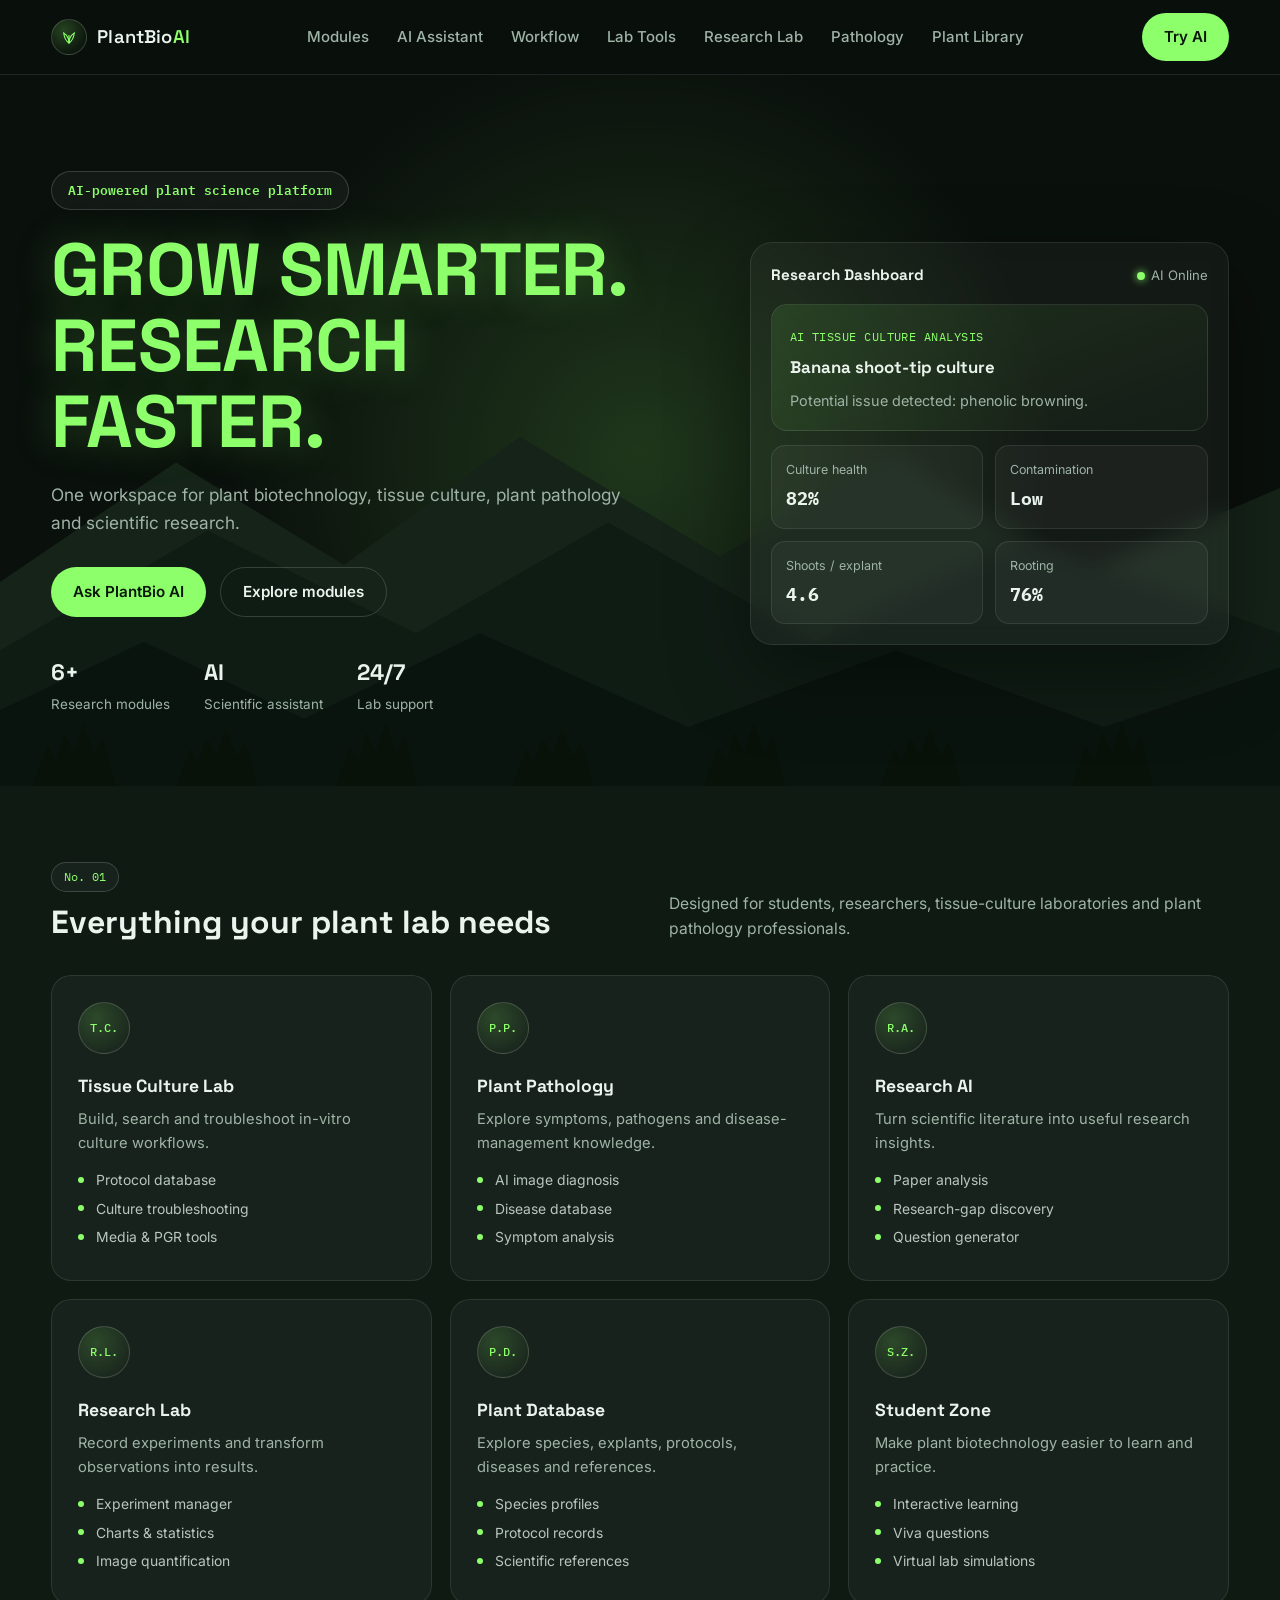
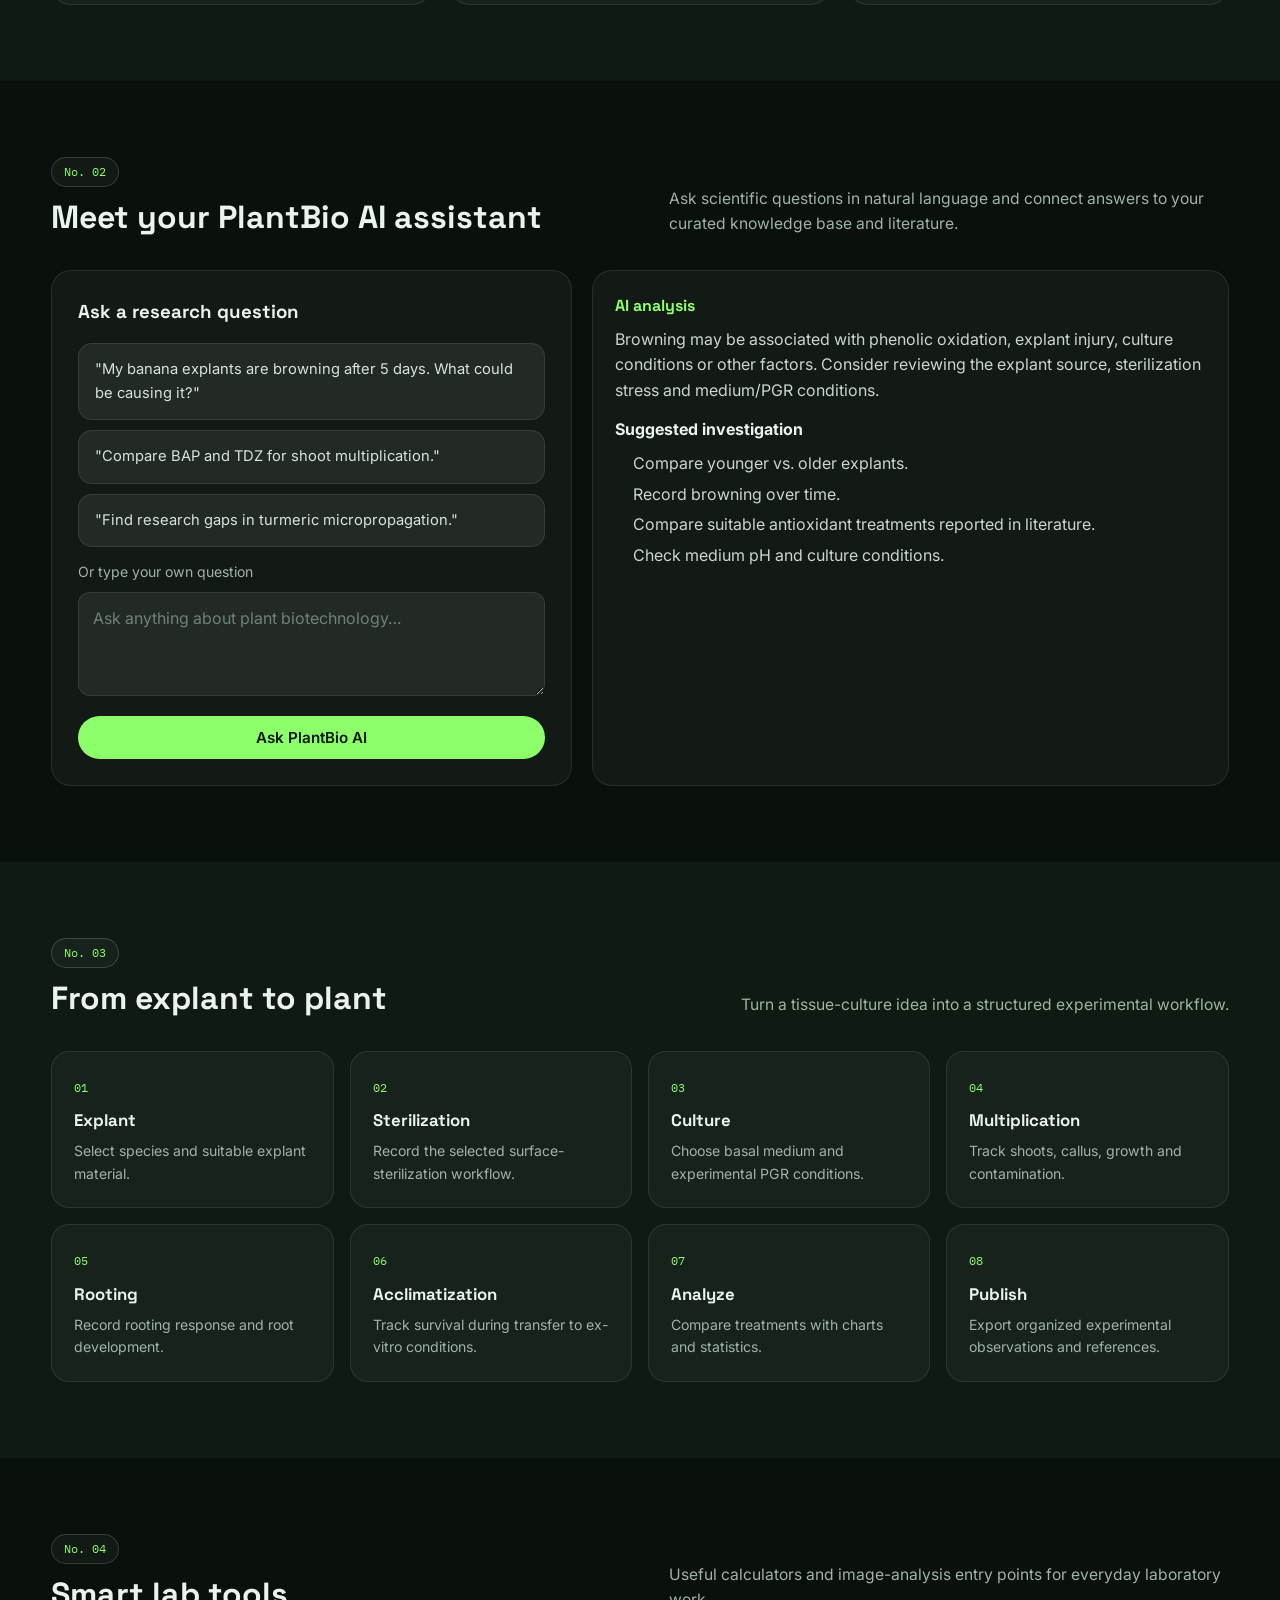
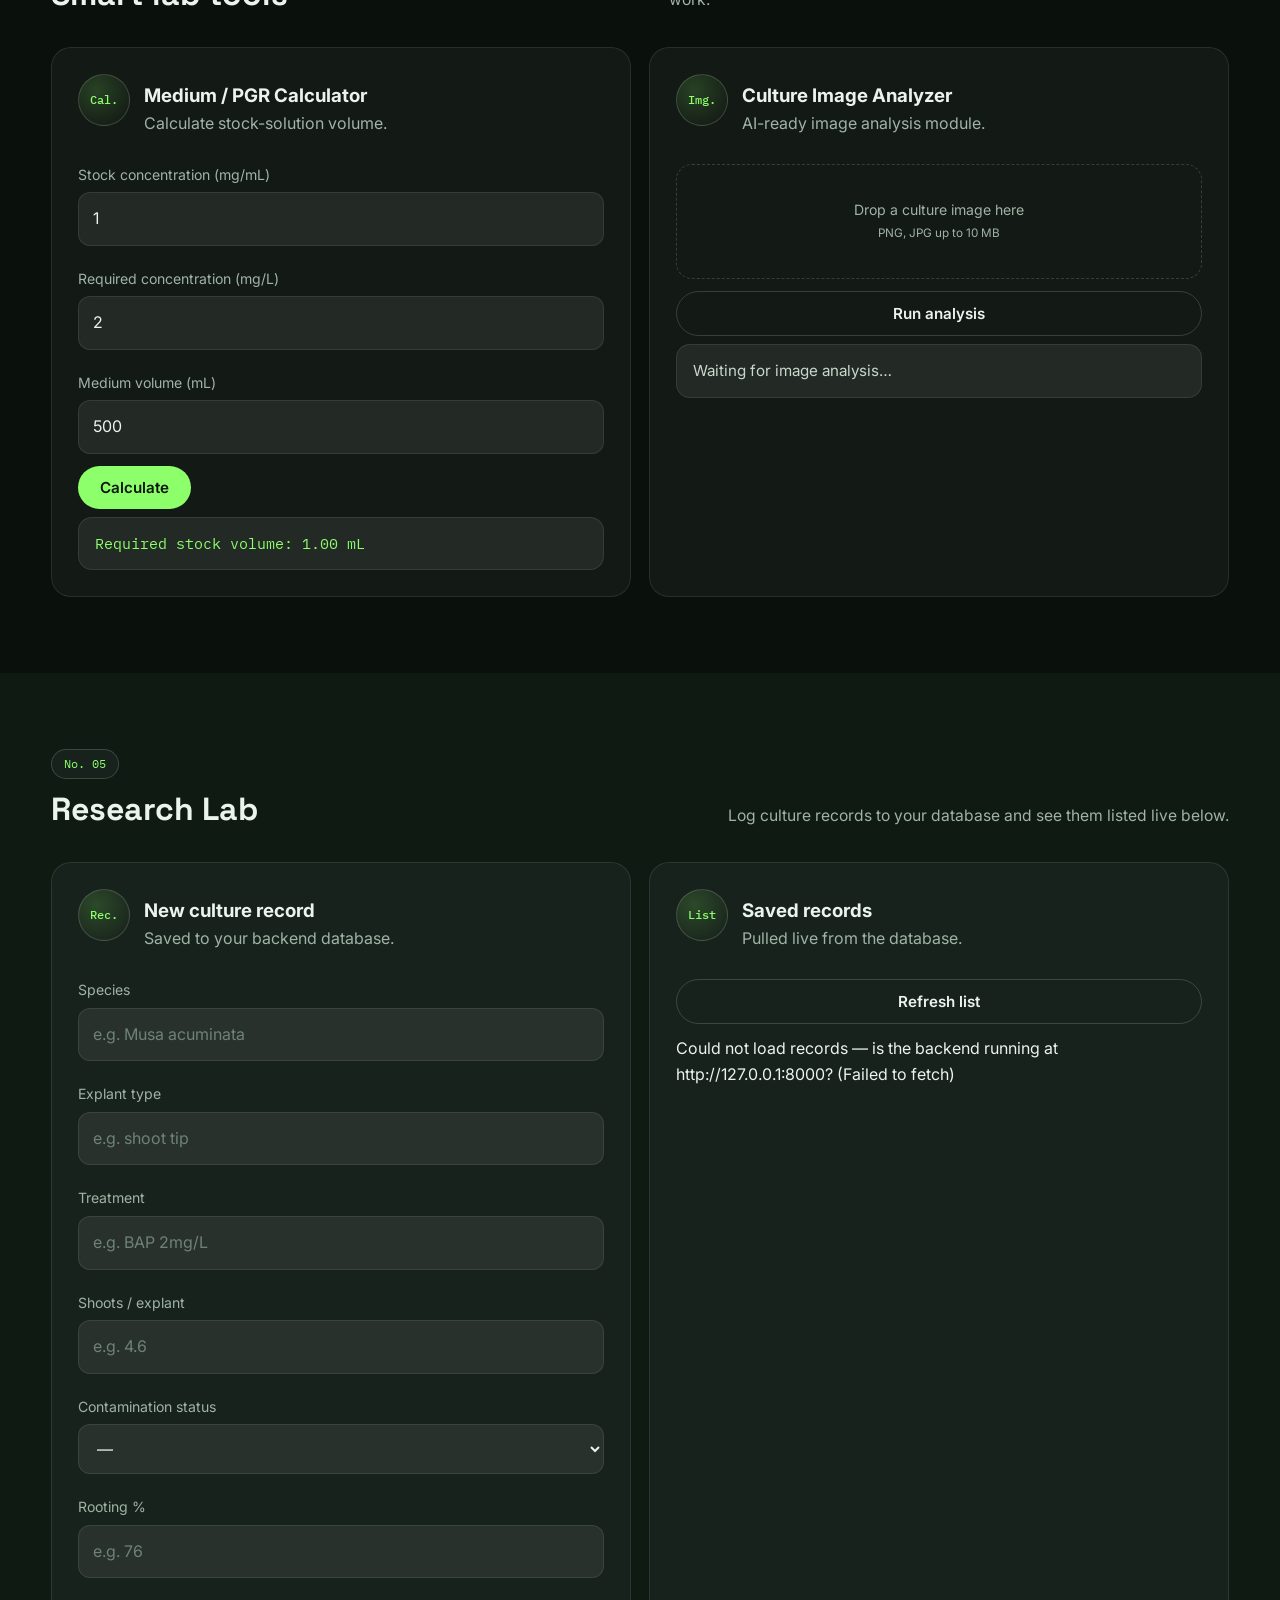
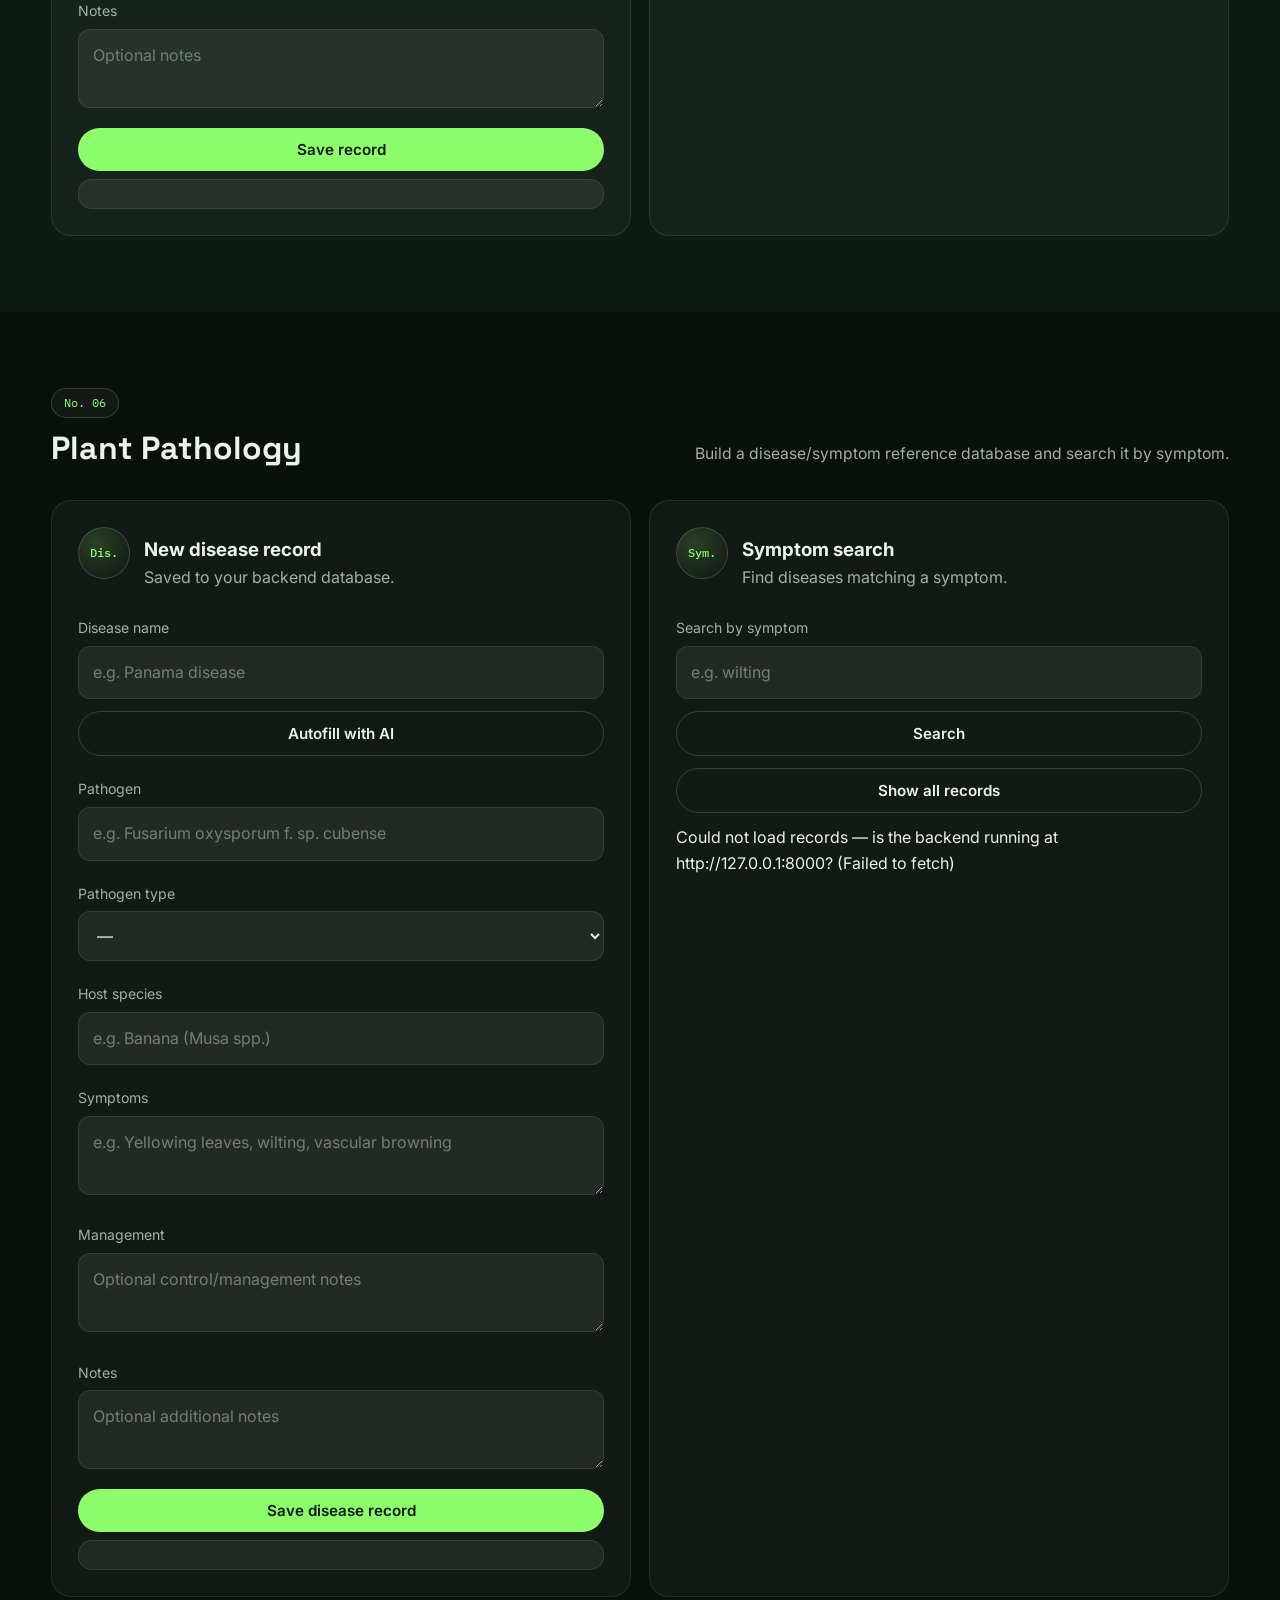
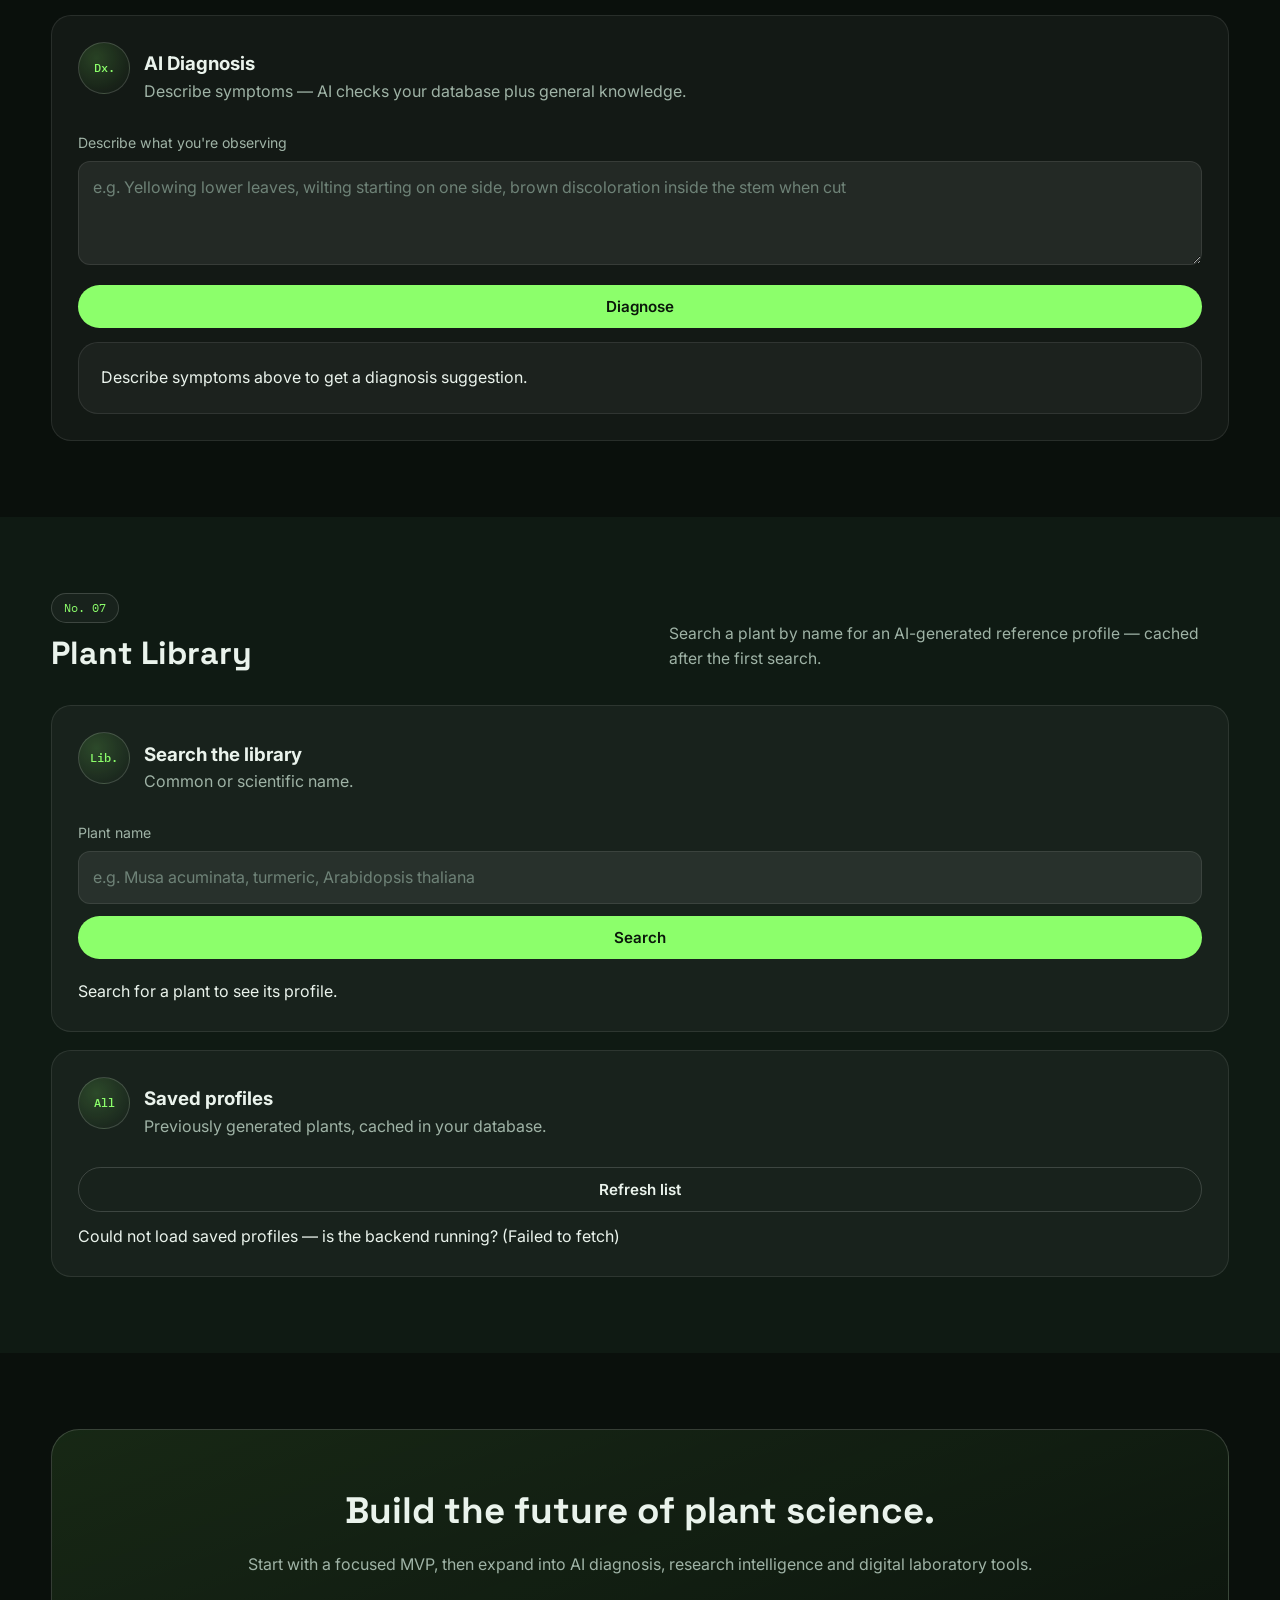
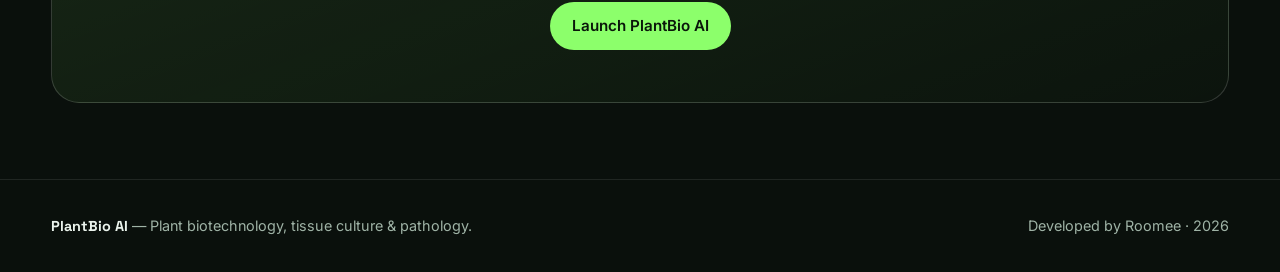
<file: frontend/index.html>
<!DOCTYPE html>
<html lang="en">
<head>
<meta charset="UTF-8">
<meta name="viewport" content="width=device-width, initial-scale=1.0">
<title>PlantBio AI — Plant Biotechnology Platform</title>
<link rel="preconnect" href="https://fonts.googleapis.com">
<link rel="preconnect" href="https://fonts.gstatic.com" crossorigin>
<link href="https://fonts.googleapis.com/css2?family=Space+Grotesk:wght@500;600;700&family=Inter:wght@400;500;600&family=IBM+Plex+Mono:wght@400;500&display=swap" rel="stylesheet">
<link rel="stylesheet" href="style.css">
</head>
<body>

<header>
  <div class="container nav">
    <a class="logo" href="#">
      <span class="logo-mark" aria-hidden="true">
        <svg viewBox="0 0 24 24" width="16" height="16" fill="none" stroke="currentColor" stroke-width="1.6">
          <path d="M12 21c0-7 3-12 8-15-1 7-3 12-8 15Z"/>
          <path d="M12 21c0-7-3-12-8-15 1 7 3 12 8 15Z"/>
          <path d="M12 21V9"/>
        </svg>
      </span>
      <span>PlantBio<em>AI</em></span>
    </a>
    <nav>
      <a href="#modules">Modules</a>
      <a href="#ai">AI Assistant</a>
      <a href="#protocol">Workflow</a>
      <a href="#tools">Lab Tools</a>
      <a href="#lab">Research Lab</a>
      <a href="#pathology">Pathology</a>
      <a href="#library">Plant Library</a>
    </nav>
    <a class="btn btn-primary" href="#ai">Try AI</a>
  </div>
</header>

<main>
<section class="hero">
  <div class="hero-bg" aria-hidden="true">
    <span class="glow"></span>
    <svg class="mountains" viewBox="0 0 1600 500" preserveAspectRatio="none">
      <polygon class="m-back" points="0,500 0,260 220,120 430,240 650,90 900,230 1120,110 1350,250 1600,150 1600,500"/>
      <polygon class="m-mid" points="0,500 0,340 260,200 520,320 760,190 1020,330 1280,210 1600,320 1600,500"/>
      <polygon class="m-front" points="0,500 0,410 180,330 380,420 600,320 860,430 1120,340 1380,430 1600,360 1600,500"/>
    </svg>
    <svg class="pines" viewBox="0 0 1600 120" preserveAspectRatio="none">
      <g class="pine-row">
        <path d="M40,120 L60,70 L70,90 L80,55 L92,80 L104,45 L118,80 L128,60 L145,120Z"/>
        <path d="M220,120 L238,75 L248,92 L258,60 L270,85 L282,50 L296,85 L306,65 L322,120Z"/>
        <path d="M420,120 L438,70 L448,90 L458,55 L470,80 L482,45 L496,80 L506,60 L522,120Z"/>
        <path d="M640,120 L658,75 L668,92 L678,60 L690,85 L702,50 L716,85 L726,65 L742,120Z"/>
        <path d="M880,120 L898,70 L908,90 L918,55 L930,80 L942,45 L956,80 L966,60 L982,120Z"/>
        <path d="M1100,120 L1118,75 L1128,92 L1138,60 L1150,85 L1162,50 L1176,85 L1186,65 L1202,120Z"/>
        <path d="M1340,120 L1358,70 L1368,90 L1378,55 L1390,80 L1402,45 L1416,80 L1426,60 L1442,120Z"/>
      </g>
    </svg>
  </div>
  <div class="container hero-grid">
    <div>
      <span class="badge">AI-powered plant science platform</span>
      <h1>GROW SMARTER.<br>RESEARCH FASTER.</h1>
      <p>One workspace for plant biotechnology, tissue culture, plant pathology and scientific research.</p>
      <div class="actions">
        <a class="btn btn-primary" href="#ai">Ask PlantBio AI</a>
        <a class="btn btn-outline" href="#modules">Explore modules</a>
      </div>
      <div class="stats">
        <div class="stat"><strong>6+</strong><span>Research modules</span></div>
        <div class="stat"><strong>AI</strong><span>Scientific assistant</span></div>
        <div class="stat"><strong>24/7</strong><span>Lab support</span></div>
      </div>
    </div>
    <div class="hero-art">
      <div class="dashboard">
        <div class="dash-top"><strong>Research Dashboard</strong><span><i class="dot"></i>AI Online</span></div>
        <div class="ai-card">
          <small>AI TISSUE CULTURE ANALYSIS</small>
          <h3>Banana shoot-tip culture</h3>
          <p>Potential issue detected: phenolic browning.</p>
        </div>
        <div class="mini-grid">
          <div class="mini"><span>Culture health</span><b>82%</b></div>
          <div class="mini"><span>Contamination</span><b>Low</b></div>
          <div class="mini"><span>Shoots / explant</span><b>4.6</b></div>
          <div class="mini"><span>Rooting</span><b>76%</b></div>
        </div>
      </div>
    </div>
  </div>
</section>

<section id="modules">
<div class="container">
  <div class="section-head">
    <div><span class="catalog-no">No. 01</span><h2>Everything your plant lab needs</h2></div>
    <p>Designed for students, researchers, tissue-culture laboratories and plant pathology professionals.</p>
  </div>
  <div class="features">
    <article class="card"><div class="icon">T.C.</div><h3>Tissue Culture Lab</h3><p>Build, search and troubleshoot in-vitro culture workflows.</p><ul><li>Protocol database</li><li>Culture troubleshooting</li><li>Media & PGR tools</li></ul></article>
    <article class="card"><div class="icon">P.P.</div><h3>Plant Pathology</h3><p>Explore symptoms, pathogens and disease-management knowledge.</p><ul><li>AI image diagnosis</li><li>Disease database</li><li>Symptom analysis</li></ul></article>
    <article class="card"><div class="icon">R.A.</div><h3>Research AI</h3><p>Turn scientific literature into useful research insights.</p><ul><li>Paper analysis</li><li>Research-gap discovery</li><li>Question generator</li></ul></article>
    <article class="card"><div class="icon">R.L.</div><h3>Research Lab</h3><p>Record experiments and transform observations into results.</p><ul><li>Experiment manager</li><li>Charts & statistics</li><li>Image quantification</li></ul></article>
    <article class="card"><div class="icon">P.D.</div><h3>Plant Database</h3><p>Explore species, explants, protocols, diseases and references.</p><ul><li>Species profiles</li><li>Protocol records</li><li>Scientific references</li></ul></article>
    <article class="card"><div class="icon">S.Z.</div><h3>Student Zone</h3><p>Make plant biotechnology easier to learn and practice.</p><ul><li>Interactive learning</li><li>Viva questions</li><li>Virtual lab simulations</li></ul></article>
  </div>
</div>
</section>

<section id="ai" class="ai-section">
<div class="container">
  <div class="section-head">
    <div><span class="catalog-no">No. 02</span><h2>Meet your PlantBio AI assistant</h2></div>
    <p>Ask scientific questions in natural language and connect answers to your curated knowledge base and literature.</p>
  </div>
  <div class="ai-box">
    <div class="ai-panel">
      <h3>Ask a research question</h3>
      <div class="prompt" data-sample>"My banana explants are browning after 5 days. What could be causing it?"</div>
      <div class="prompt" data-sample>"Compare BAP and TDZ for shoot multiplication."</div>
      <div class="prompt" data-sample>"Find research gaps in turmeric micropropagation."</div>
      <label>Or type your own question</label>
      <textarea id="aiQuestion" rows="3" placeholder="Ask anything about plant biotechnology…"></textarea>
      <button class="btn btn-primary" style="width:100%" onclick="askRealAI()">Ask PlantBio AI</button>
    </div>
    <div class="answer" id="aiAnswerBox">
      <strong>AI analysis</strong>
      <p style="margin:8px 0 14px">Browning may be associated with phenolic oxidation, explant injury, culture conditions or other factors. Consider reviewing the explant source, sterilization stress and medium/PGR conditions.</p>
      <b>Suggested investigation</b>
      <ul style="margin:8px 0 0 18px">
        <li>Compare younger vs. older explants.</li>
        <li>Record browning over time.</li>
        <li>Compare suitable antioxidant treatments reported in literature.</li>
        <li>Check medium pH and culture conditions.</li>
      </ul>
    </div>
  </div>

</div>
</section>

<section id="protocol">
<div class="container">
  <div class="section-head">
    <div><span class="catalog-no">No. 03</span><h2>From explant to plant</h2></div>
    <p>Turn a tissue-culture idea into a structured experimental workflow.</p>
  </div>
  <div class="protocol">
    <div class="step"><span>01</span><h3>Explant</h3><p>Select species and suitable explant material.</p></div>
    <div class="step"><span>02</span><h3>Sterilization</h3><p>Record the selected surface-sterilization workflow.</p></div>
    <div class="step"><span>03</span><h3>Culture</h3><p>Choose basal medium and experimental PGR conditions.</p></div>
    <div class="step"><span>04</span><h3>Multiplication</h3><p>Track shoots, callus, growth and contamination.</p></div>
    <div class="step"><span>05</span><h3>Rooting</h3><p>Record rooting response and root development.</p></div>
    <div class="step"><span>06</span><h3>Acclimatization</h3><p>Track survival during transfer to ex-vitro conditions.</p></div>
    <div class="step"><span>07</span><h3>Analyze</h3><p>Compare treatments with charts and statistics.</p></div>
    <div class="step"><span>08</span><h3>Publish</h3><p>Export organized experimental observations and references.</p></div>
  </div>
</div>
</section>

<section id="tools">
<div class="container">
  <div class="section-head">
    <div><span class="catalog-no">No. 04</span><h2>Smart lab tools</h2></div>
    <p>Useful calculators and image-analysis entry points for everyday laboratory work.</p>
  </div>
  <div class="tools">
    <div class="tool">
      <div class="tool-header"><div class="icon">Cal.</div><div><h3>Medium / PGR Calculator</h3><p style="color:var(--muted)">Calculate stock-solution volume.</p></div></div>
      <label>Stock concentration (mg/mL)</label><input id="stock" type="number" value="1" min="0">
      <label>Required concentration (mg/L)</label><input id="req" type="number" value="2" min="0">
      <label>Medium volume (mL)</label><input id="volume" type="number" value="500" min="0">
      <button class="btn btn-primary" onclick="calculate()">Calculate</button>
      <div class="result" id="calcResult">Required stock volume: 1.00 mL</div>
    </div>
    <div class="tool">
      <div class="tool-header"><div class="icon">Img.</div><div><h3>Culture Image Analyzer</h3><p style="color:var(--muted)">AI-ready image analysis module.</p></div></div>
      <label for="fileInput" style="display:block">
        <div class="upload" id="uploadBox">Drop a culture image here<br><small>PNG, JPG up to 10 MB</small></div>
      </label>
      <input type="file" id="fileInput" accept="image/*" style="display:none">
      <button class="btn btn-outline" style="width:100%" onclick="demoAnalysis()">Run analysis</button>
      <div class="result" id="imageResult">Waiting for image analysis…</div>
    </div>
  </div>
</div>
</section>

<section id="lab">
<div class="container">
  <div class="section-head">
    <div><span class="catalog-no">No. 05</span><h2>Research Lab</h2></div>
    <p>Log culture records to your database and see them listed live below.</p>
  </div>
  <div class="tools">
    <div class="tool">
      <div class="tool-header"><div class="icon">Rec.</div><div><h3>New culture record</h3><p style="color:var(--muted)">Saved to your backend database.</p></div></div>
      <form id="recordForm">
        <label>Species</label>
        <input id="f-species" type="text" placeholder="e.g. Musa acuminata" required>
        <label>Explant type</label>
        <input id="f-explant" type="text" placeholder="e.g. shoot tip" required>
        <label>Treatment</label>
        <input id="f-treatment" type="text" placeholder="e.g. BAP 2mg/L">
        <label>Shoots / explant</label>
        <input id="f-shoots" type="number" step="0.1" min="0" placeholder="e.g. 4.6">
        <label>Contamination status</label>
        <select id="f-contamination">
          <option value="">—</option>
          <option>Low</option>
          <option>Medium</option>
          <option>High</option>
        </select>
        <label>Rooting %</label>
        <input id="f-rooting" type="number" step="0.1" min="0" max="100" placeholder="e.g. 76">
        <label>Notes</label>
        <textarea id="f-notes" rows="2" placeholder="Optional notes"></textarea>
        <button class="btn btn-primary" type="submit" style="width:100%">Save record</button>
      </form>
      <div class="result" id="formStatus"></div>
    </div>
    <div class="tool">
      <div class="tool-header"><div class="icon">List</div><div><h3>Saved records</h3><p style="color:var(--muted)">Pulled live from the database.</p></div></div>
      <button class="btn btn-outline" style="width:100%;margin-bottom:12px" onclick="loadRecords()">Refresh list</button>
      <div id="recordsList">Loading…</div>
    </div>
  </div>
</div>
</section>

<section id="pathology">
<div class="container">
  <div class="section-head">
    <div><span class="catalog-no">No. 06</span><h2>Plant Pathology</h2></div>
    <p>Build a disease/symptom reference database and search it by symptom.</p>
  </div>
  <div class="tools">
    <div class="tool">
      <div class="tool-header"><div class="icon">Dis.</div><div><h3>New disease record</h3><p style="color:var(--muted)">Saved to your backend database.</p></div></div>
      <form id="diseaseForm">
        <label>Disease name</label>
        <input id="d-name" type="text" placeholder="e.g. Panama disease" required>
        <button type="button" class="btn btn-outline" style="width:100%;margin-bottom:12px" onclick="autofillDisease()">Autofill with AI</button>
        <div class="result" id="autofillStatus" style="display:none;margin-bottom:12px"></div>
        <label>Pathogen</label>
        <input id="d-pathogen" type="text" placeholder="e.g. Fusarium oxysporum f. sp. cubense">
        <label>Pathogen type</label>
        <select id="d-pathogen-type">
          <option value="">—</option>
          <option>Fungus</option>
          <option>Bacteria</option>
          <option>Virus</option>
          <option>Nematode</option>
          <option>Other</option>
        </select>
        <label>Host species</label>
        <input id="d-host" type="text" placeholder="e.g. Banana (Musa spp.)">
        <label>Symptoms</label>
        <textarea id="d-symptoms" rows="2" placeholder="e.g. Yellowing leaves, wilting, vascular browning" required></textarea>
        <label>Management</label>
        <textarea id="d-management" rows="2" placeholder="Optional control/management notes"></textarea>
        <label>Notes</label>
        <textarea id="d-notes" rows="2" placeholder="Optional additional notes"></textarea>
        <button class="btn btn-primary" type="submit" style="width:100%">Save disease record</button>
      </form>
      <div class="result" id="diseaseFormStatus"></div>
    </div>
    <div class="tool">
      <div class="tool-header"><div class="icon">Sym.</div><div><h3>Symptom search</h3><p style="color:var(--muted)">Find diseases matching a symptom.</p></div></div>
      <label>Search by symptom</label>
      <input id="symptomSearch" type="text" placeholder="e.g. wilting">
      <button class="btn btn-outline" style="width:100%;margin-bottom:12px" onclick="searchDiseases()">Search</button>
      <button class="btn btn-outline" style="width:100%;margin-bottom:12px" onclick="loadAllDiseases()">Show all records</button>
      <div id="diseasesList">Loading…</div>
    </div>
    <div class="tool" style="grid-column:1 / -1">
      <div class="tool-header"><div class="icon">Dx.</div><div><h3>AI Diagnosis</h3><p style="color:var(--muted)">Describe symptoms — AI checks your database plus general knowledge.</p></div></div>
      <label>Describe what you're observing</label>
      <textarea id="diagnoseSymptoms" rows="3" placeholder="e.g. Yellowing lower leaves, wilting starting on one side, brown discoloration inside the stem when cut"></textarea>
      <button class="btn btn-primary" style="width:100%" onclick="runDiagnosis()">Diagnose</button>
      <div class="answer" id="diagnoseResult" style="margin-top:14px">Describe symptoms above to get a diagnosis suggestion.</div>
    </div>
  </div>
</div>
</section>


<section id="library">
<div class="container">
  <div class="section-head">
    <div><span class="catalog-no">No. 07</span><h2>Plant Library</h2></div>
    <p>Search a plant by name for an AI-generated reference profile — cached after the first search.</p>
  </div>
  <div class="tool" style="max-width:none">
    <div class="tool-header"><div class="icon">Lib.</div><div><h3>Search the library</h3><p style="color:var(--muted)">Common or scientific name.</p></div></div>
    <label>Plant name</label>
    <input id="plantSearchName" type="text" placeholder="e.g. Musa acuminata, turmeric, Arabidopsis thaliana">
    <button class="btn btn-primary" style="width:100%" onclick="searchPlantLibrary()">Search</button>
    <div id="plantProfileResult" style="margin-top:20px">Search for a plant to see its profile.</div>
  </div>

  <div class="tool" style="max-width:none;margin-top:18px">
    <div class="tool-header"><div class="icon">All</div><div><h3>Saved profiles</h3><p style="color:var(--muted)">Previously generated plants, cached in your database.</p></div></div>
    <button class="btn btn-outline" style="width:100%;margin-bottom:12px" onclick="loadPlantLibraryList()">Refresh list</button>
    <div id="plantLibraryList">Loading…</div>
  </div>
</div>
</section>


<section>
<div class="container">
  <div class="cta">
    <h2>Build the future of plant science.</h2>
    <p>Start with a focused MVP, then expand into AI diagnosis, research intelligence and digital laboratory tools.</p>
    <a class="btn btn-primary" href="#ai">Launch PlantBio AI</a>
  </div>
</div>
</section>
</main>

<footer>
<div class="container footer">
  <div><b>PlantBio AI</b> — Plant biotechnology, tissue culture & pathology.</div>
  <div>Developed by Roomee · 2026</div>
</div>
</footer>

<script src="script.js"></script>
</body>
</html>
</file>
<file: frontend/style.css>
:root{
  --bg:#0A100C;
  --bg-2:#0F1A13;
  --surface:rgba(255,255,255,.04);
  --surface-strong:rgba(255,255,255,.07);
  --border:rgba(255,255,255,.09);
  --border-strong:rgba(255,255,255,.16);
  --ink:#EAF3EC;
  --muted:#9FB3A6;
  --accent:#8CFF6B;
  --accent-deep:#57C93F;
  --accent-ink:#0A170A;
  --font-display:'Space Grotesk',sans-serif;
  --font-body:'Inter',system-ui,sans-serif;
  --font-mono:'IBM Plex Mono',monospace;
}
*{box-sizing:border-box;margin:0;padding:0}
html{scroll-behavior:smooth}
body{
  font-family:var(--font-body);
  background:var(--bg);
  color:var(--ink);
  line-height:1.6;
}
a{text-decoration:none;color:inherit}
.container{width:min(1180px,92%);margin:auto}
ul{list-style:none}

/* ---------- Header ---------- */
header{
  position:sticky;top:0;z-index:30;
  background:rgba(10,16,12,.75);
  backdrop-filter:blur(14px);
  border-bottom:1px solid var(--border);
}
.nav{height:74px;display:flex;align-items:center;justify-content:space-between}
.logo{display:flex;align-items:center;gap:10px;font-family:var(--font-display);font-weight:600;font-size:1.15rem;letter-spacing:.01em}
.logo em{font-style:normal;color:var(--accent)}
.logo-mark{
  width:36px;height:36px;border-radius:999px;
  display:grid;place-items:center;color:var(--accent);
  background:radial-gradient(circle at 35% 30%, rgba(140,255,107,.22), rgba(140,255,107,.04) 70%);
  border:1px solid var(--border-strong);
}
nav{display:flex;gap:28px}
nav a{color:var(--muted);font-size:.94rem;font-weight:500;transition:.15s}
nav a:hover{color:var(--accent)}

.btn{display:inline-flex;align-items:center;justify-content:center;border:0;border-radius:999px;padding:12px 22px;font-weight:600;font-family:var(--font-body);cursor:pointer;font-size:.95rem;transition:.15s}
.btn-primary{background:var(--accent);color:var(--accent-ink)}
.btn-primary:hover{background:#a3ff85;transform:translateY(-1px)}
.btn-outline{background:transparent;border:1px solid var(--border-strong);color:var(--ink)}
.btn-outline:hover{border-color:var(--accent);color:var(--accent)}

/* ---------- Hero ---------- */
.hero{position:relative;overflow:hidden;padding:96px 0 70px}
.hero-bg{position:absolute;inset:0;z-index:0;overflow:hidden}
.hero-bg .glow{
  position:absolute;top:-10%;left:50%;translate:-50% 0;
  width:900px;height:900px;border-radius:50%;
  background:radial-gradient(circle, rgba(140,255,107,.16), rgba(140,255,107,0) 65%);
}
.hero-bg svg.mountains{position:absolute;bottom:0;left:0;width:100%;height:60%}
.hero-bg .m-back{fill:#152318}
.hero-bg .m-mid{fill:#0F1C14}
.hero-bg .m-front{fill:#0A140E}
.hero-bg svg.pines{position:absolute;bottom:0;left:0;width:100%;height:14%;opacity:.9}
.hero-bg .pine-row path{fill:#081209}
.hero-grid{position:relative;z-index:1;display:grid;grid-template-columns:1.15fr .85fr;gap:50px;align-items:center}
.badge{
  display:inline-flex;padding:8px 16px;border-radius:999px;
  background:var(--surface);border:1px solid var(--border-strong);
  color:var(--accent);font-size:.82rem;font-weight:600;margin-bottom:22px;
  font-family:var(--font-mono);
}
h1{
  font-family:var(--font-display);
  font-weight:700;
  font-size:clamp(2.6rem,6vw,4.6rem);
  line-height:1.03;letter-spacing:-.01em;
  color:var(--accent);
  margin-bottom:22px;
  text-shadow:0 0 40px rgba(140,255,107,.25);
}
.hero p{font-size:1.08rem;color:var(--muted);max-width:600px}
.actions{display:flex;gap:14px;margin-top:30px;flex-wrap:wrap}
.stats{display:flex;gap:34px;margin-top:38px}
.stat strong{display:block;font-family:var(--font-display);font-size:1.4rem;color:var(--ink)}
.stat span{color:var(--muted);font-size:.84rem}

.hero-art{position:relative}
.dashboard{
  background:var(--surface);
  border:1px solid var(--border);
  border-radius:22px;padding:20px;
  backdrop-filter:blur(10px);
  box-shadow:0 30px 80px rgba(0,0,0,.35);
}
.dash-top{display:flex;justify-content:space-between;align-items:center;margin-bottom:16px;font-family:var(--font-display);font-size:.95rem}
.dash-top span{display:flex;align-items:center;gap:6px;color:var(--muted);font-family:var(--font-body);font-size:.82rem}
.dot{width:8px;height:8px;border-radius:50%;background:var(--accent);box-shadow:0 0 8px var(--accent)}
.ai-card{
  background:linear-gradient(160deg, rgba(140,255,107,.1), rgba(140,255,107,.02));
  border:1px solid var(--border);
  border-radius:16px;padding:18px;margin-bottom:14px;
}
.ai-card small{color:var(--accent);font-family:var(--font-mono);font-size:.72rem;letter-spacing:.04em}
.ai-card h3{font-family:var(--font-display);margin:6px 0 8px;font-size:1.05rem}
.ai-card p{color:var(--muted);font-size:.9rem}
.mini-grid{display:grid;grid-template-columns:1fr 1fr;gap:12px}
.mini{
  padding:14px;border:1px solid var(--border);border-radius:14px;
  background:var(--surface);
}
.mini span{color:var(--muted);font-size:.78rem;display:block;margin-bottom:4px}
.mini b{font-family:var(--font-mono);font-size:1.15rem;color:var(--ink)}

/* ---------- Sections ---------- */
section{padding:76px 0}
section:nth-of-type(even){background:var(--bg-2)}
.section-head{display:flex;justify-content:space-between;gap:30px;align-items:end;margin-bottom:34px;flex-wrap:wrap}
.catalog-no{
  display:inline-block;font-family:var(--font-mono);font-size:.78rem;
  color:var(--accent);background:var(--surface);border:1px solid var(--border-strong);
  border-radius:999px;padding:4px 12px;margin-bottom:12px;
}
.section-head h2{font-family:var(--font-display);font-size:2rem;line-height:1.15;color:var(--ink)}
.section-head p{color:var(--muted);max-width:560px;font-size:.98rem}

/* ---------- Feature / tool cards ---------- */
.features{display:grid;grid-template-columns:repeat(3,1fr);gap:18px}
.card{
  background:var(--surface);border:1px solid var(--border);border-radius:20px;
  padding:26px;transition:.2s;
}
.card:hover{border-color:var(--border-strong);transform:translateY(-3px)}
.icon{
  width:52px;height:52px;border-radius:50%;
  display:grid;place-items:center;margin-bottom:18px;
  background:radial-gradient(circle at 35% 30%, rgba(140,255,107,.18), rgba(140,255,107,.03) 75%);
  border:1px solid var(--border-strong);
  font-family:var(--font-mono);font-size:.78rem;font-weight:500;color:var(--accent);
}
.card h3{font-family:var(--font-display);margin-bottom:8px;font-size:1.1rem}
.card p{color:var(--muted);font-size:.92rem}
.card ul{margin-top:14px;color:#B7C7BC;font-size:.87rem}
.card li{margin:6px 0;padding-left:18px;position:relative}
.card li::before{content:"";position:absolute;left:0;top:.55em;width:6px;height:6px;border-radius:50%;background:var(--accent)}

/* ---------- AI section ---------- */
.ai-box{display:grid;grid-template-columns:.9fr 1.1fr;gap:20px}
.ai-panel{
  background:var(--surface);border:1px solid var(--border);border-radius:20px;padding:26px;
}
.ai-panel h3{font-family:var(--font-display);margin-bottom:16px}
.ai-panel label{color:var(--muted);font-size:.88rem;display:block;margin:14px 0 8px}
.prompt{
  background:var(--surface-strong);border:1px solid var(--border);border-radius:14px;
  padding:14px 16px;color:#D7E4DA;margin-bottom:10px;cursor:pointer;font-size:.92rem;transition:.15s;
}
.prompt:hover{border-color:var(--accent);color:var(--accent)}
.answer{
  background:var(--surface);border:1px solid var(--border);border-radius:20px;padding:22px;
}
.answer strong{color:var(--accent);font-family:var(--font-display)}
.answer p,.answer li{color:#C9D7CC}
.answer b{color:var(--ink)}
.answer h2,.answer h3,.answer h4,.answer h5,
#imageResult h2,#imageResult h3,#imageResult h4,#imageResult h5{
  font-family:var(--font-display);color:var(--ink);margin:16px 0 8px;line-height:1.3;
}
.answer h4,#imageResult h4{font-size:1.05rem;color:var(--accent)}
.answer h5,#imageResult h5{font-size:.95rem;color:var(--accent)}
.answer p,#imageResult p{margin:8px 0}
.answer ul,.answer ol,#imageResult ul,#imageResult ol{margin:8px 0 8px 20px}
.answer li,#imageResult li{margin:5px 0}
.answer hr,#imageResult hr{border:none;border-top:1px solid var(--border);margin:16px 0}
.answer code,#imageResult code{
  font-family:var(--font-mono);background:var(--surface-strong);
  padding:2px 6px;border-radius:6px;font-size:.85em;color:var(--accent);
}
#imageResult{
  font-family:var(--font-body);color:#C9D7CC;font-size:.95rem;
  white-space:normal;line-height:1.6;
}
#imageResult b{color:var(--accent);font-family:var(--font-display)}

textarea,input,select{
  width:100%;padding:13px 14px;border-radius:12px;
  background:var(--surface-strong);border:1px solid var(--border);
  color:var(--ink);font:inherit;margin:0 0 12px;
}
textarea::placeholder,input::placeholder{color:#6E8277}
textarea:focus,input:focus,select:focus{outline:none;border-color:var(--accent)}

/* ---------- Protocol steps ---------- */
.protocol{display:grid;grid-template-columns:repeat(4,1fr);gap:16px}
.step{
  background:var(--surface);border:1px solid var(--border);border-radius:18px;padding:22px;
}
.step span{font-family:var(--font-mono);font-size:.78rem;color:var(--accent)}
.step h3{font-family:var(--font-display);margin:8px 0 6px;font-size:1.05rem}
.step p{font-size:.88rem;color:var(--muted)}

/* ---------- Tools ---------- */
.tools{display:grid;grid-template-columns:repeat(2,1fr);gap:18px}
.group-label{
  grid-column:1 / -1;font-family:var(--font-mono);font-size:.8rem;
  color:var(--accent);text-transform:uppercase;letter-spacing:.06em;
  margin-top:8px;padding-top:8px;border-top:1px solid var(--border);
}
.group-label:first-child{margin-top:0;padding-top:0;border-top:none}
.tool{
  background:var(--surface);border:1px solid var(--border);border-radius:20px;padding:26px;
}
.tool-header{display:flex;align-items:center;gap:14px;margin-bottom:20px}
.tool label{color:var(--muted);font-size:.88rem;display:block;margin:10px 0 6px}
.result{
  background:var(--surface-strong);border:1px solid var(--border);border-radius:14px;
  padding:14px 16px;margin-top:8px;font-family:var(--font-mono);font-size:.92rem;color:var(--accent);
}
.upload{
  border:1.5px dashed var(--border-strong);border-radius:16px;padding:34px;text-align:center;
  color:var(--muted);margin:12px 0;cursor:pointer;transition:.15s;
}
.upload:hover{border-color:var(--accent);color:var(--accent)}

/* ---------- CTA ---------- */
.cta{
  background:linear-gradient(160deg, rgba(140,255,107,.1), rgba(140,255,107,.02));
  border:1px solid var(--border-strong);border-radius:28px;padding:52px;text-align:center;
}
.cta h2{font-family:var(--font-display);font-size:2.3rem;margin-bottom:12px;color:var(--ink)}
.cta p{color:var(--muted);margin-bottom:24px}

/* ---------- Footer ---------- */
footer{padding:34px 0;border-top:1px solid var(--border);color:var(--muted);font-size:.9rem}
.footer{display:flex;justify-content:space-between;gap:20px}
.footer b{color:var(--ink);font-family:var(--font-display)}

/* ---------- Responsive ---------- */
@media(max-width:900px){
  nav{display:none}
  .hero-grid,.ai-box{grid-template-columns:1fr}
  .features{grid-template-columns:1fr 1fr}
  .protocol{grid-template-columns:1fr 1fr}
}
@media(max-width:600px){
  .hero{padding-top:60px}
  .features,.tools,.protocol{grid-template-columns:1fr}
  .stats{gap:20px;flex-wrap:wrap}
  .section-head{display:block}
  .section-head p{margin-top:12px}
  .cta{padding:34px 20px}
  .footer{display:block}
  .footer div+div{margin-top:8px}
}
</file>
